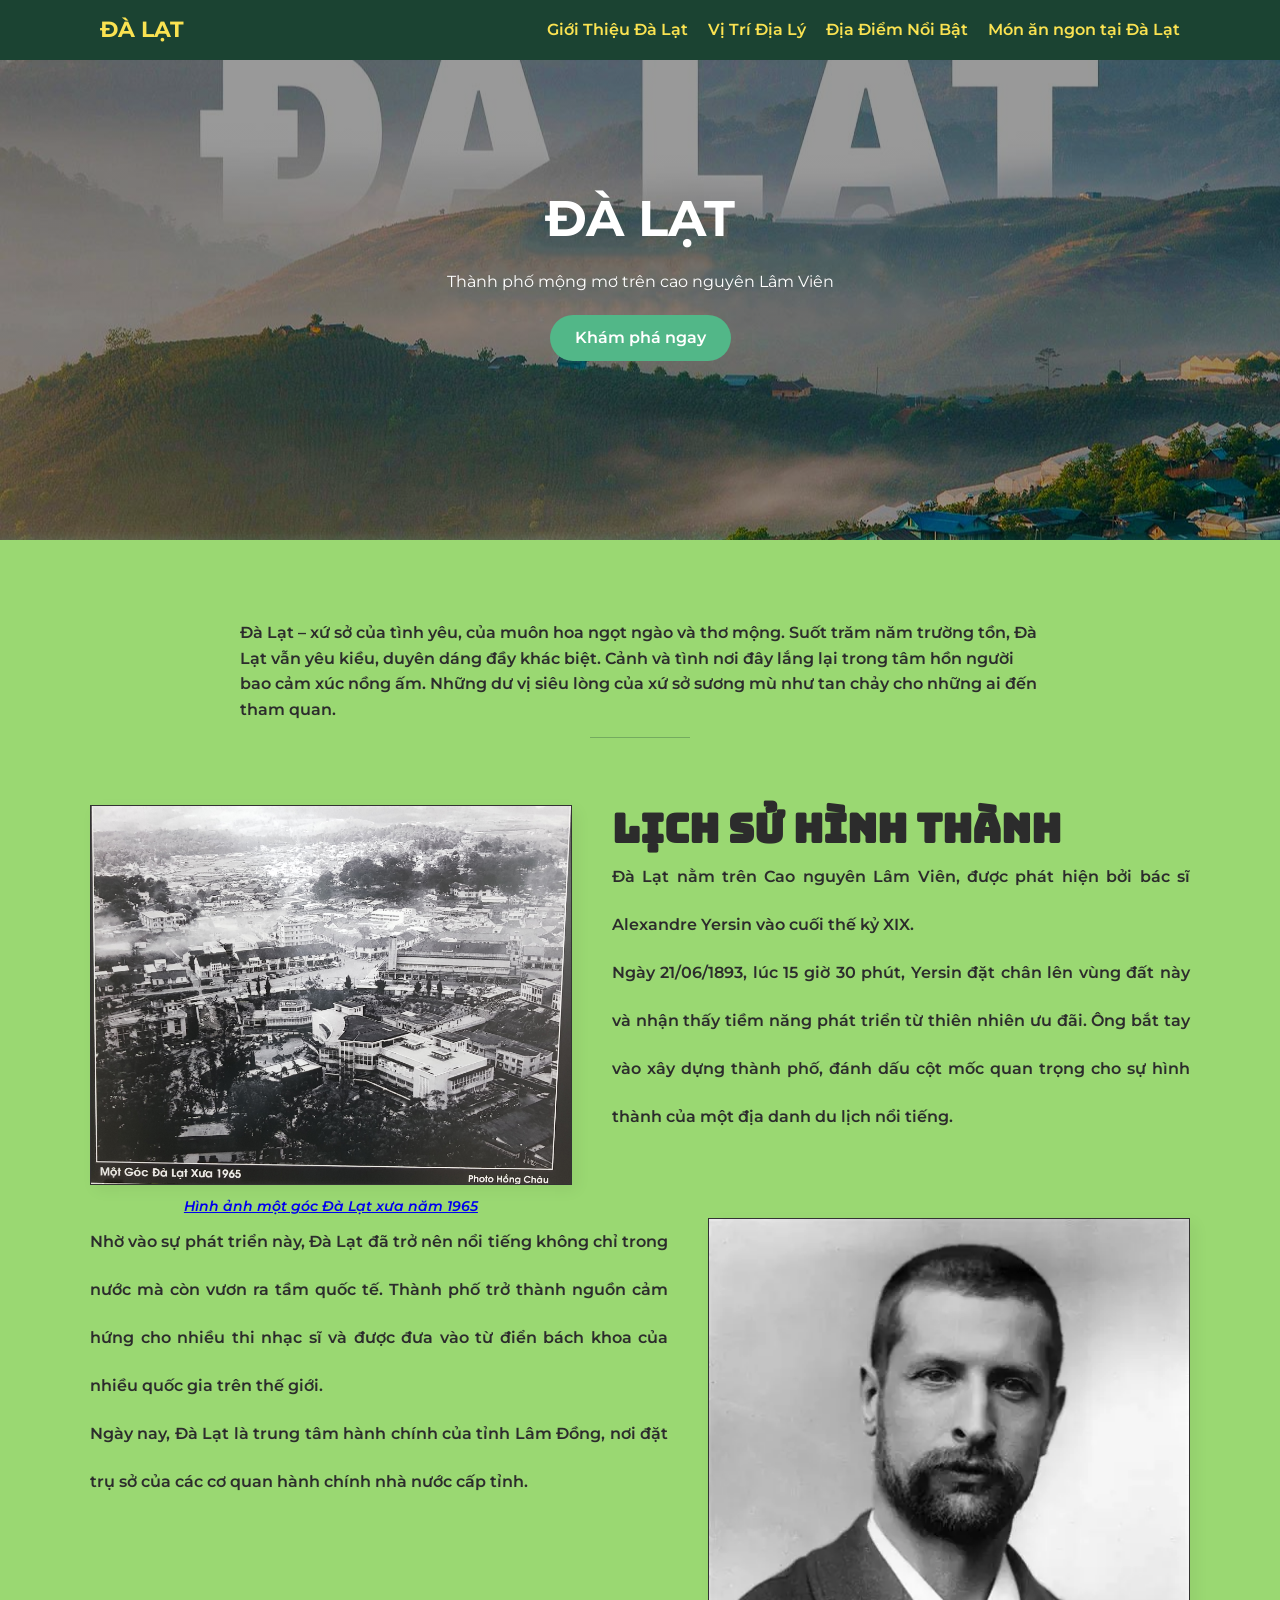
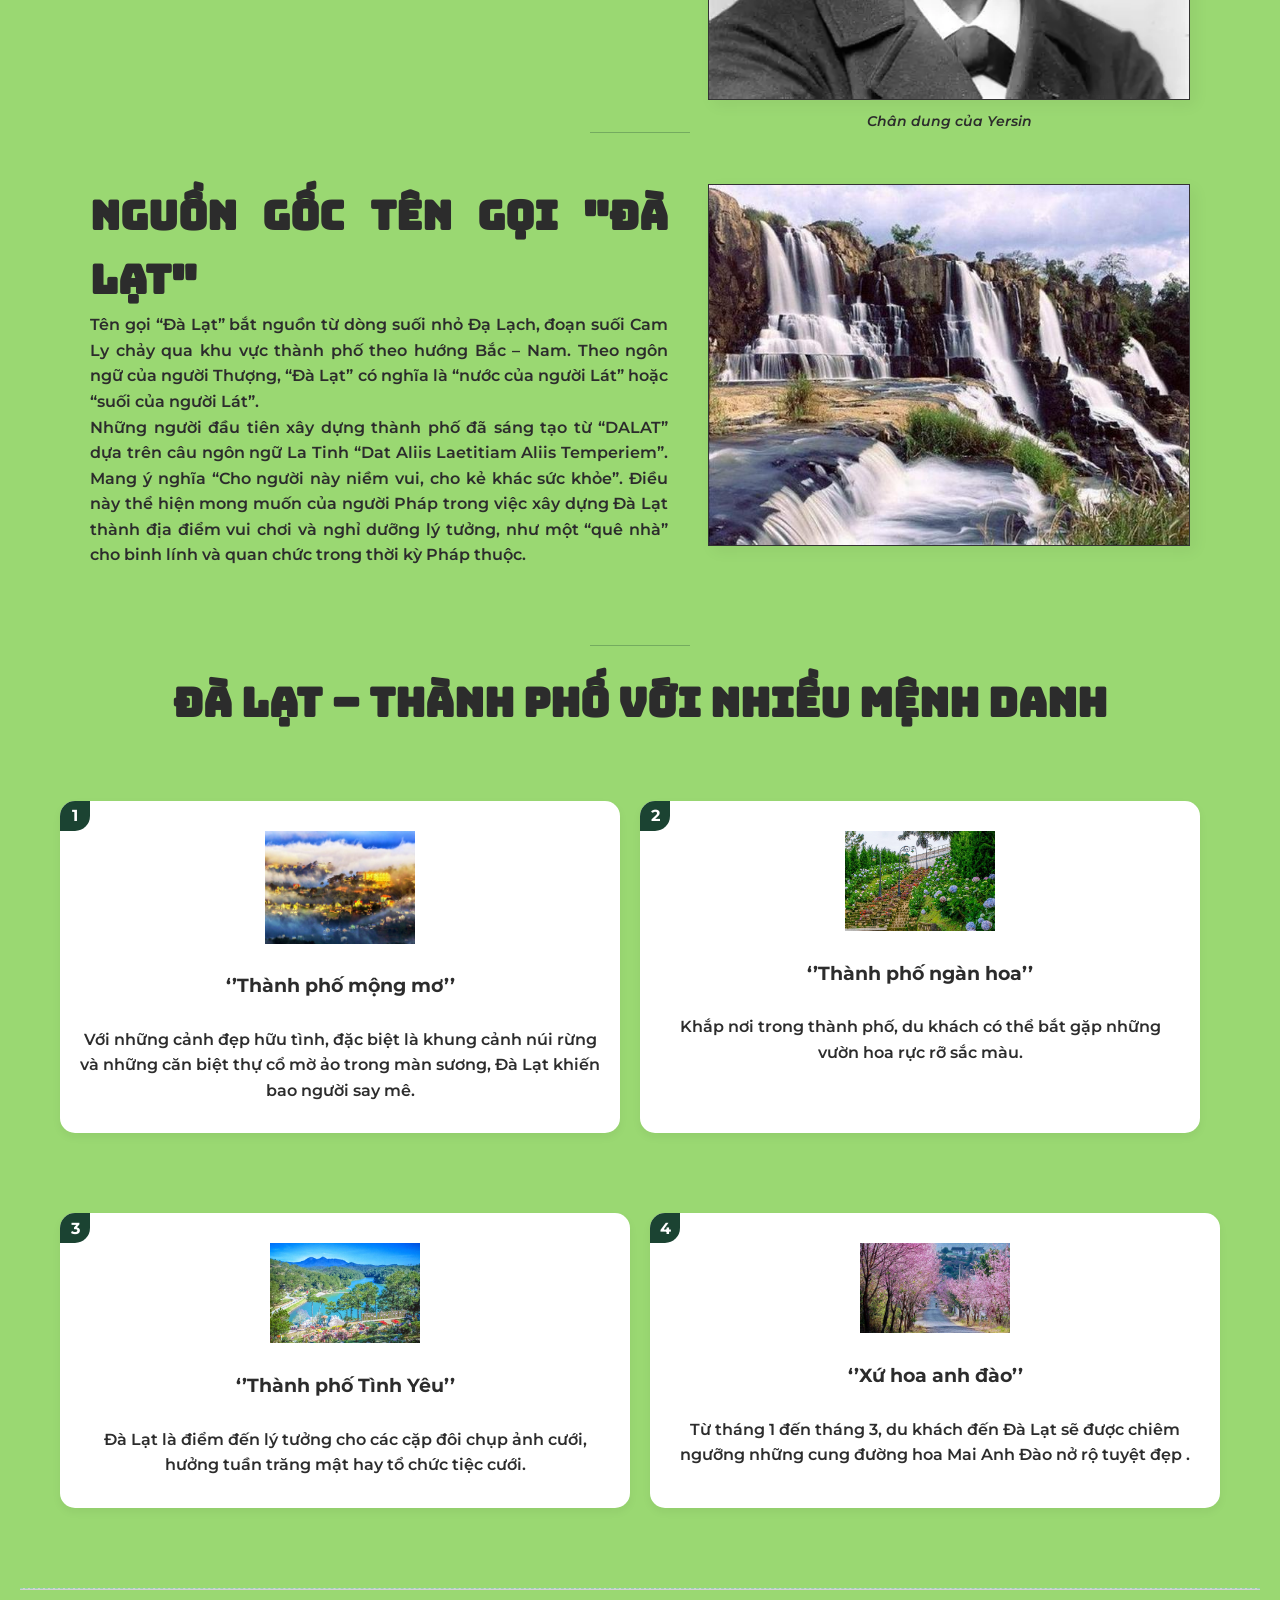
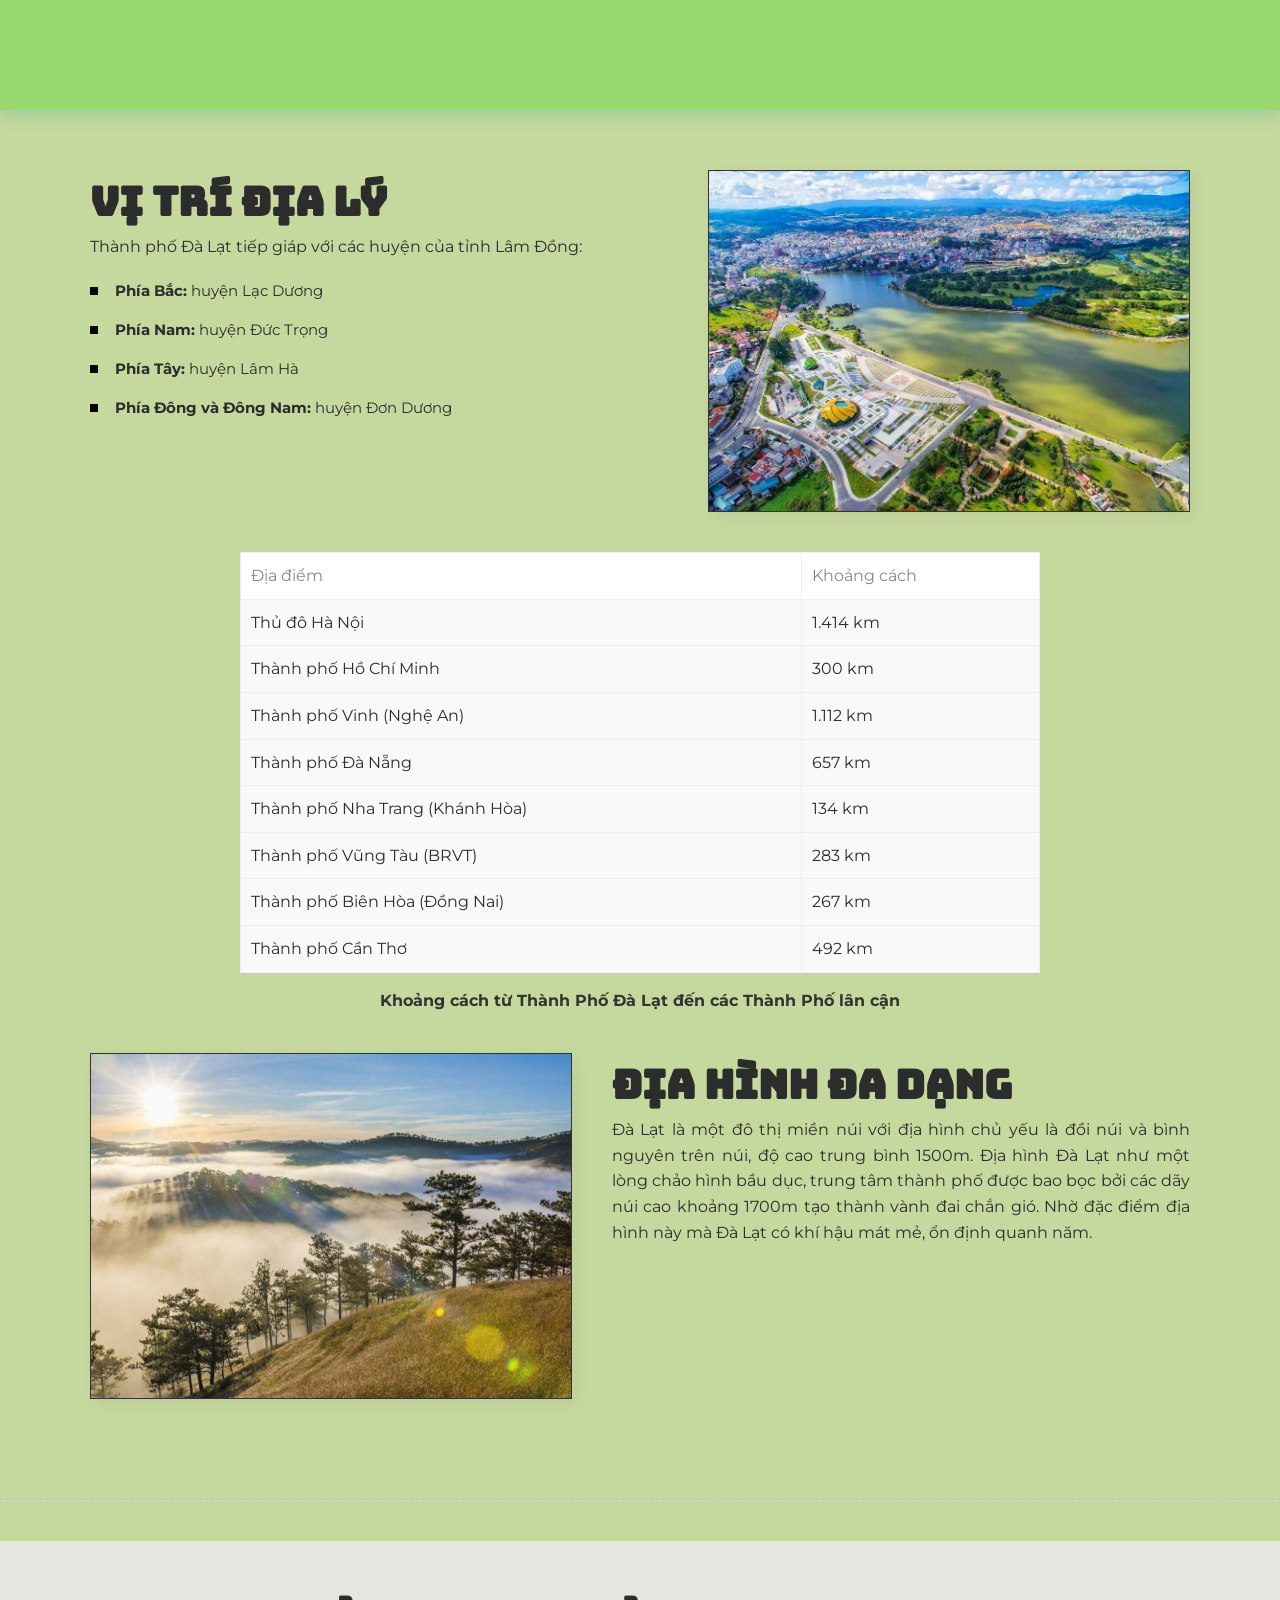
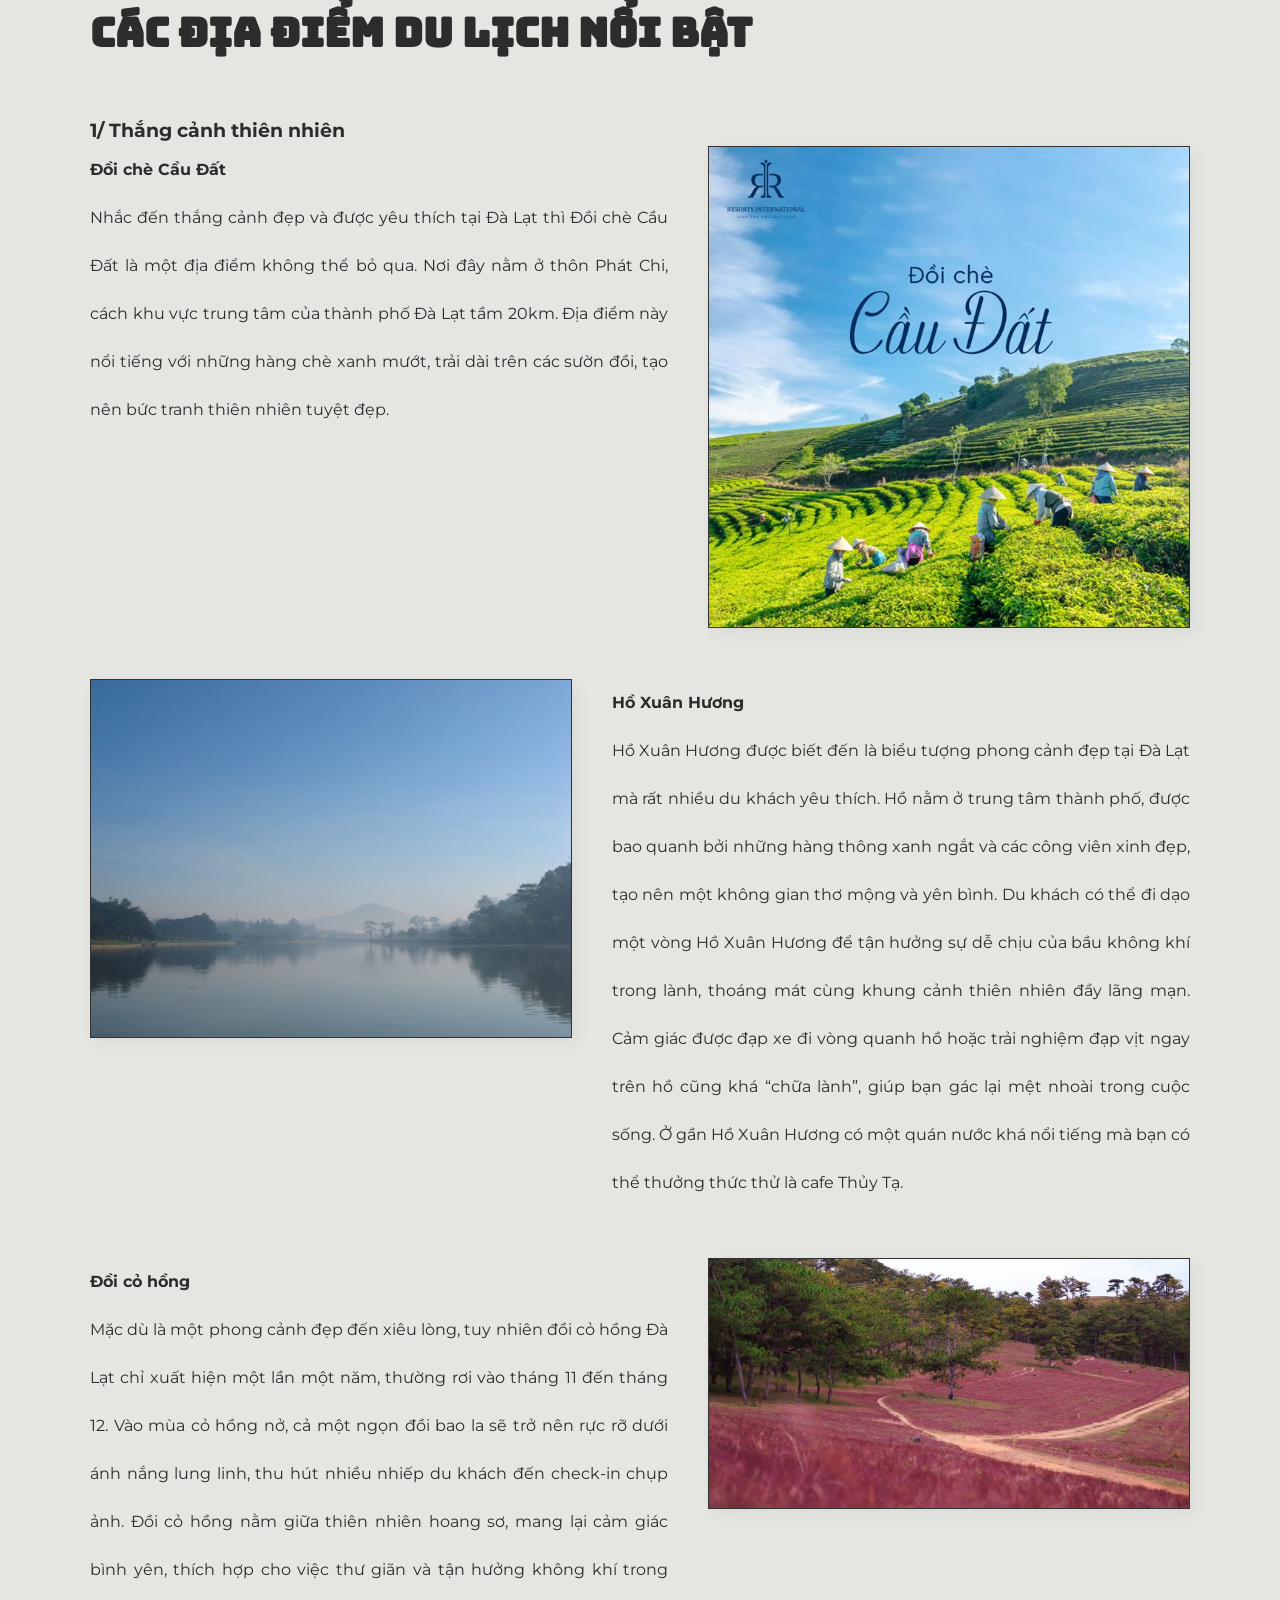
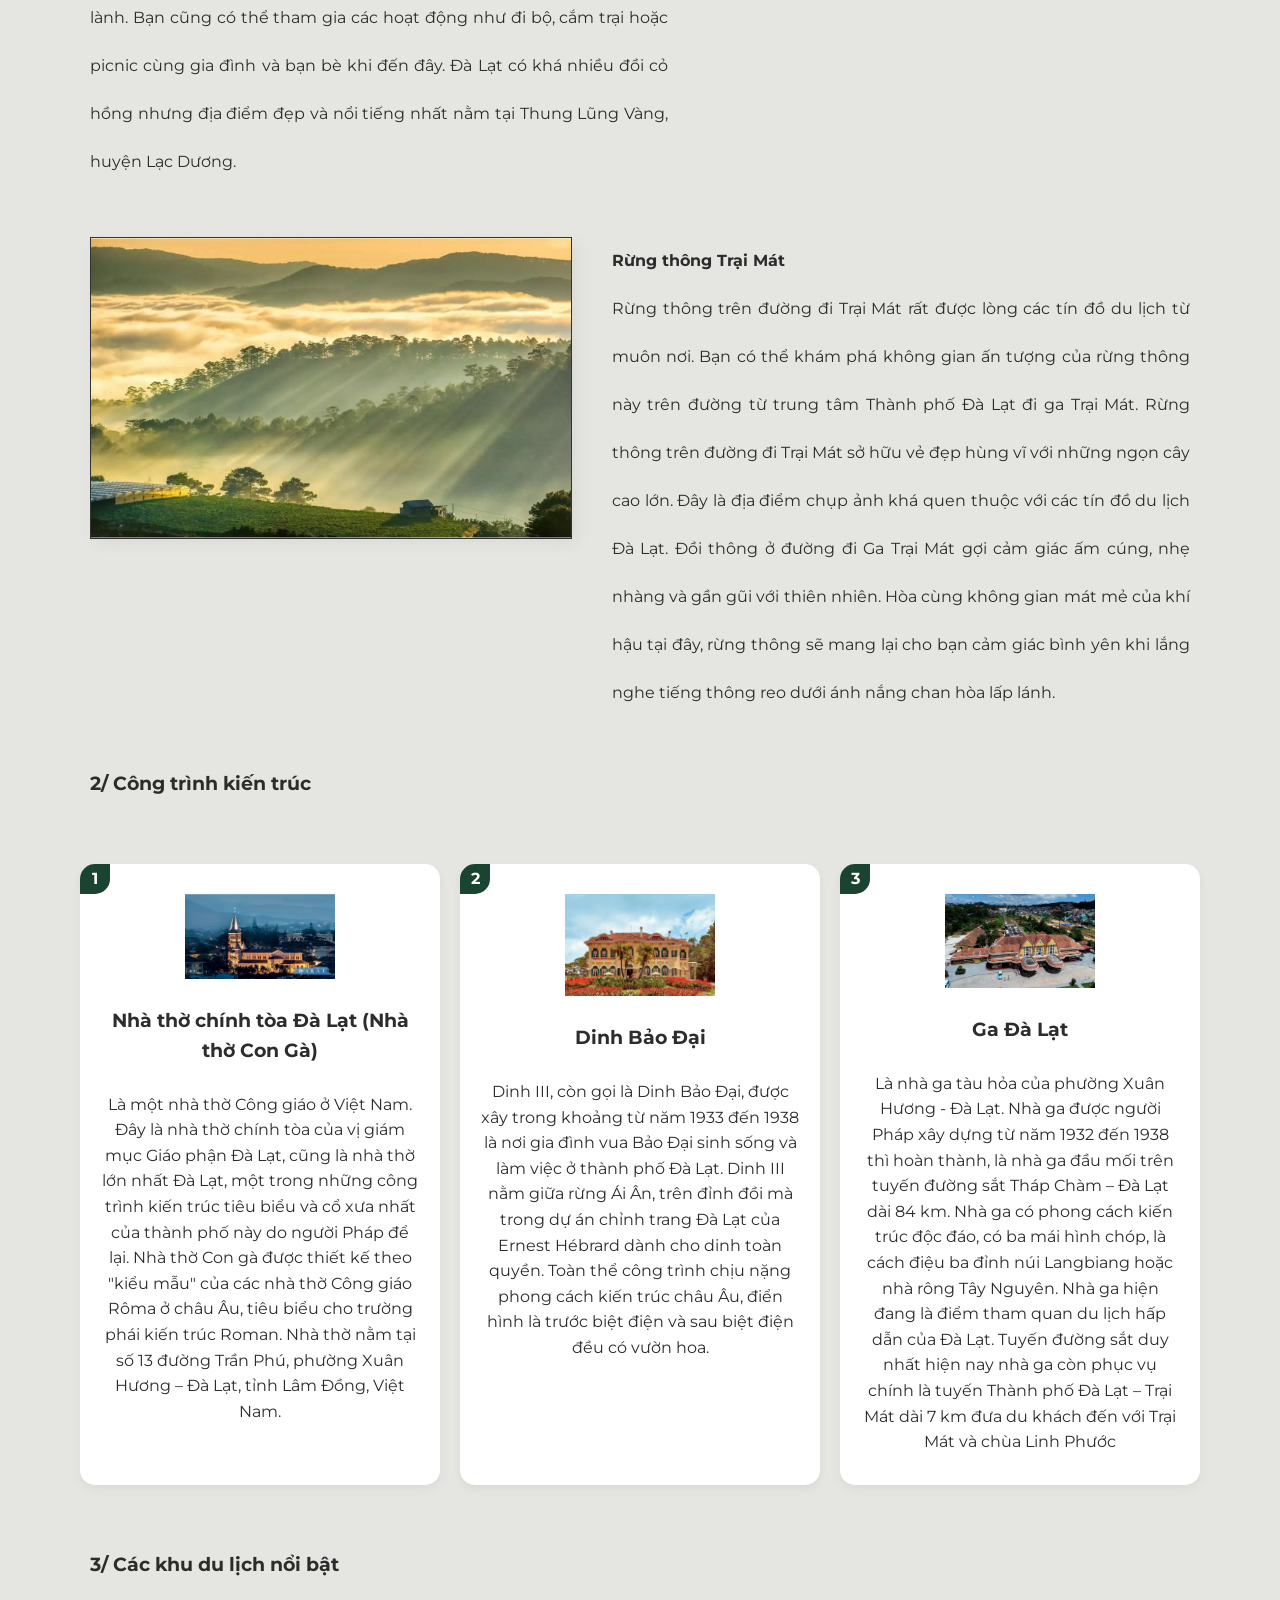
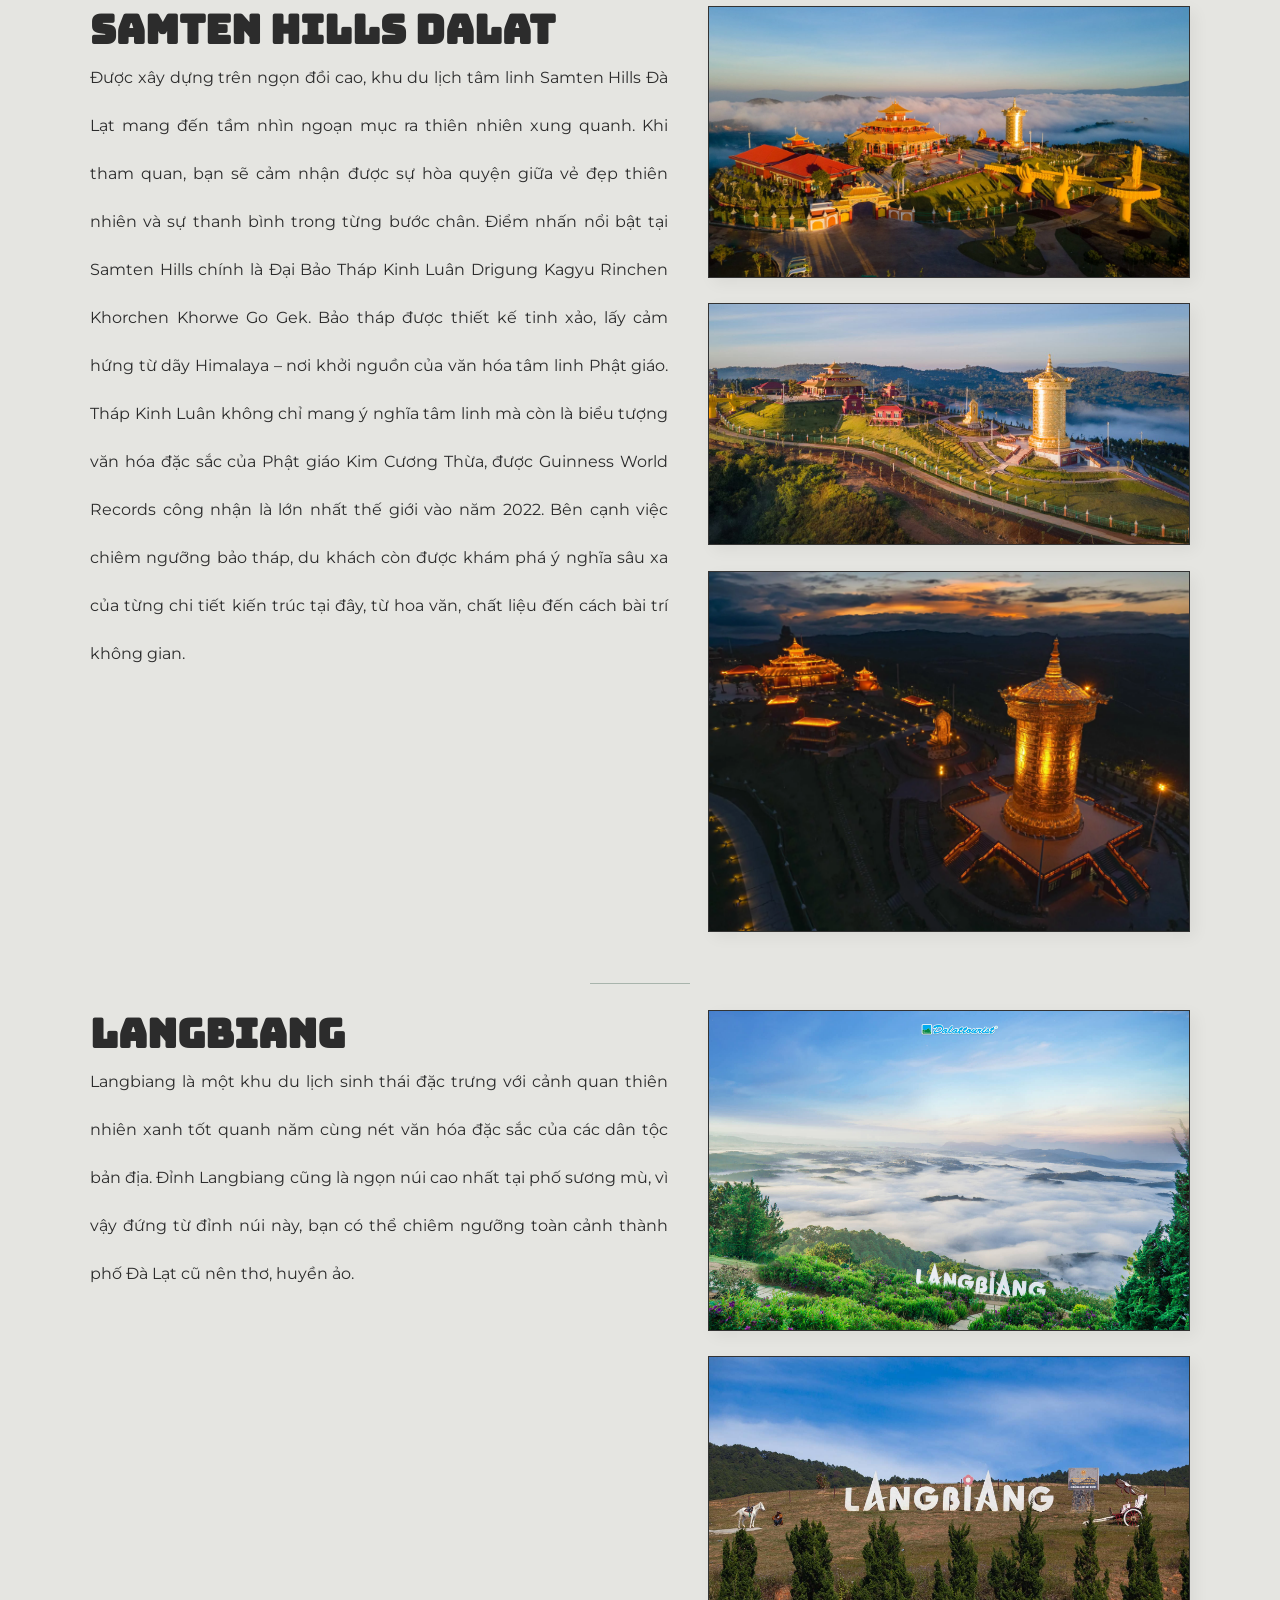
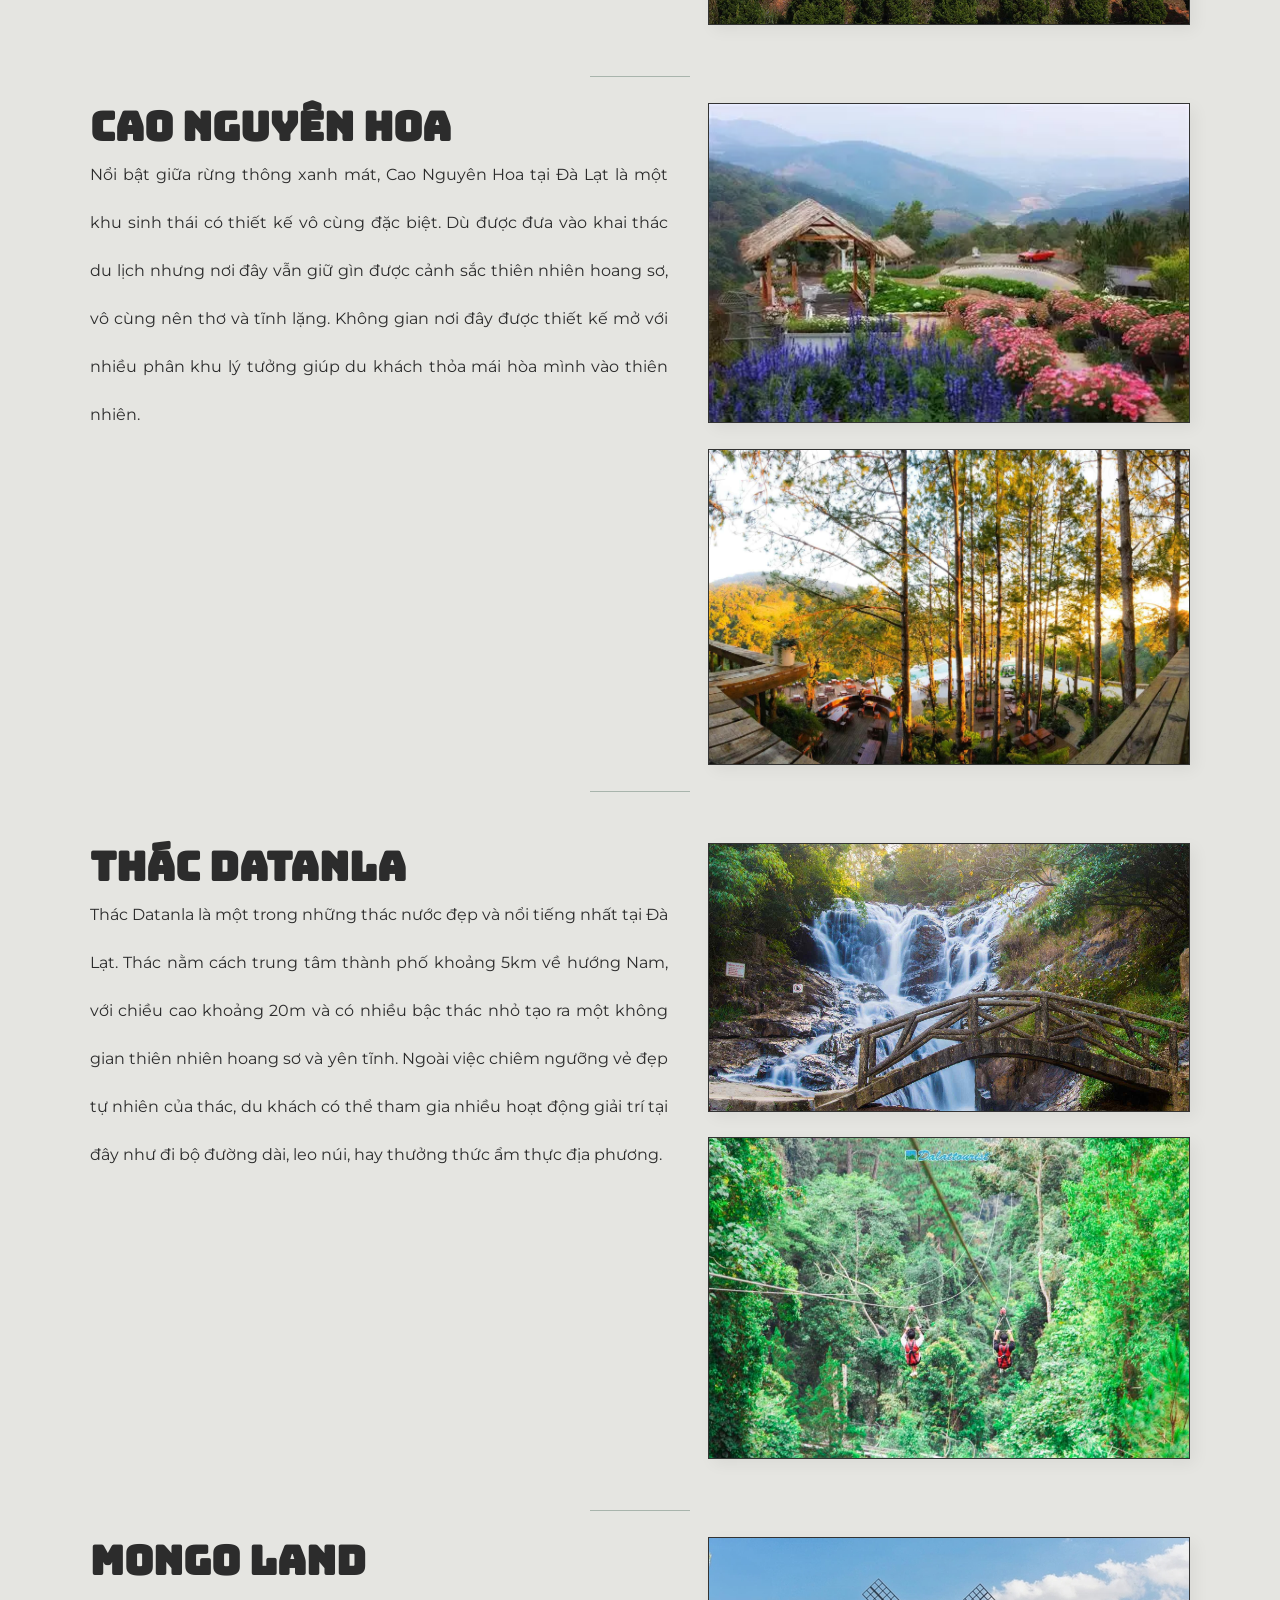
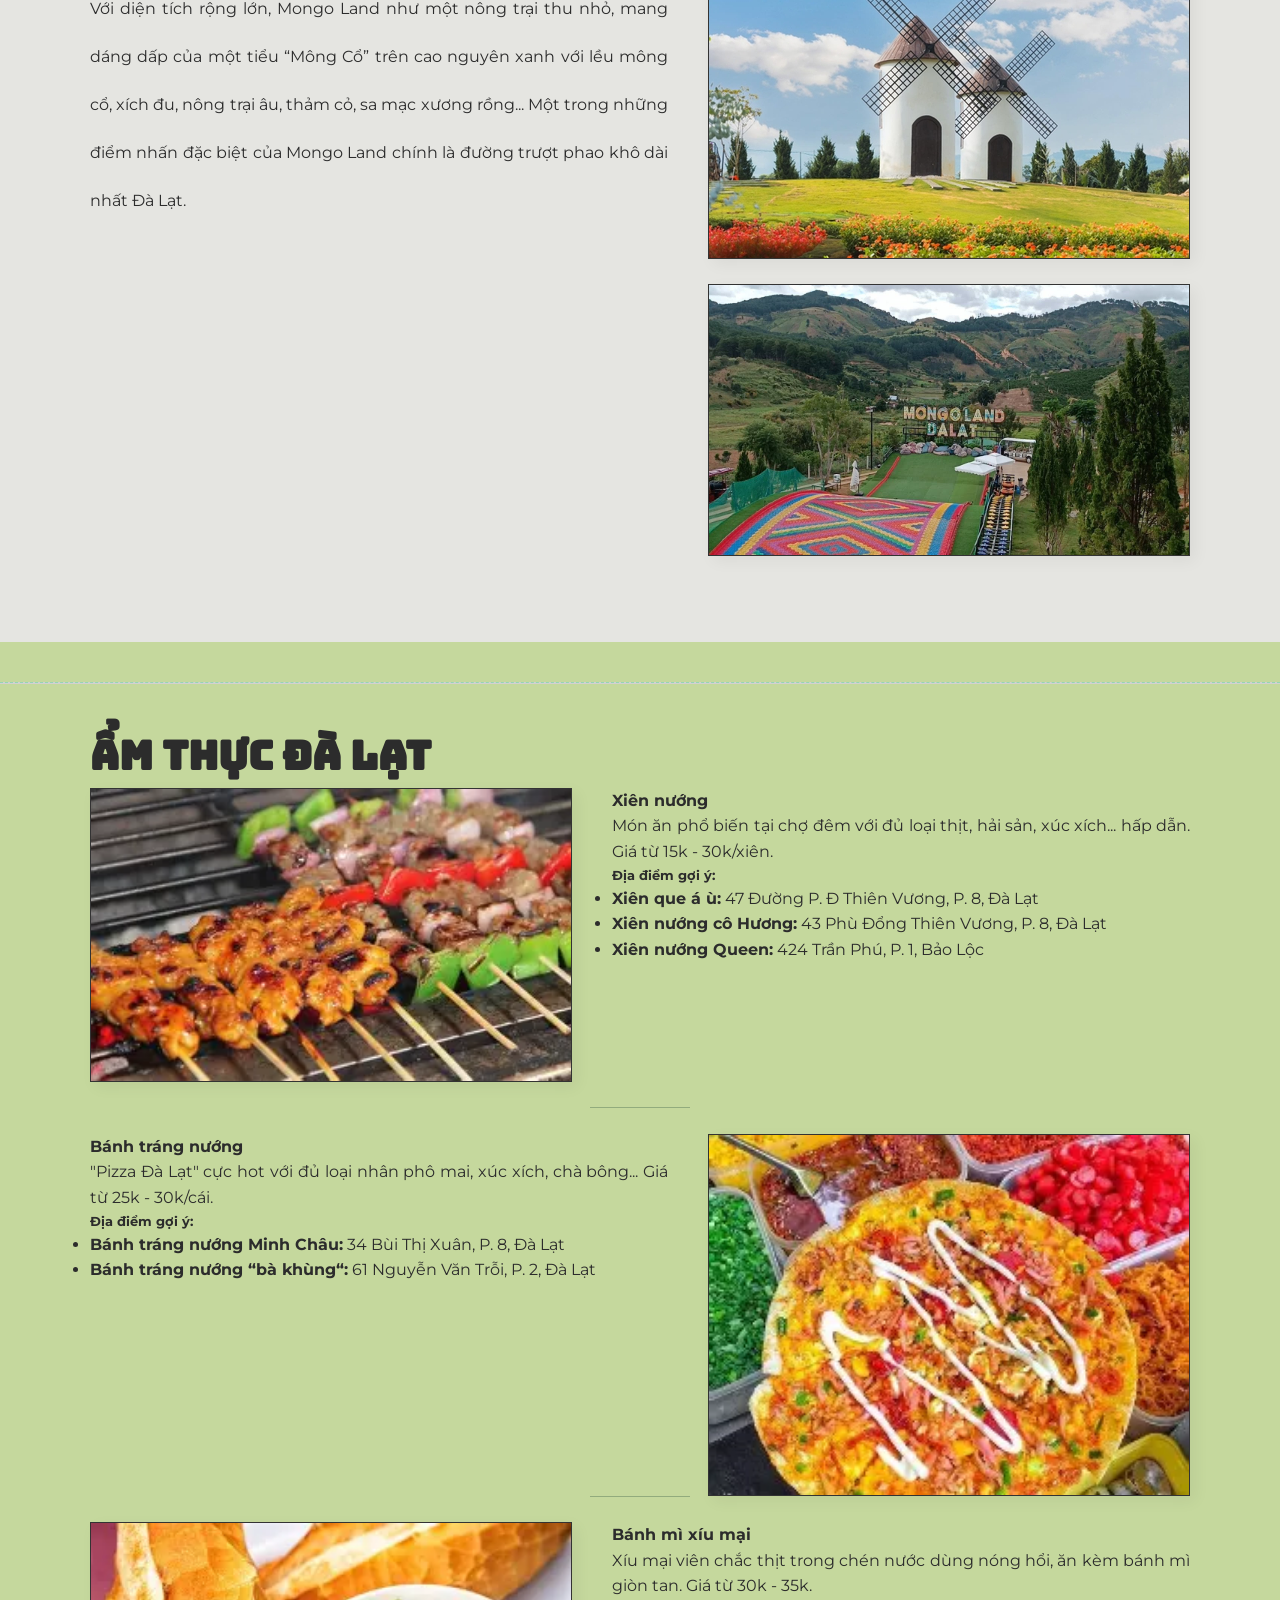
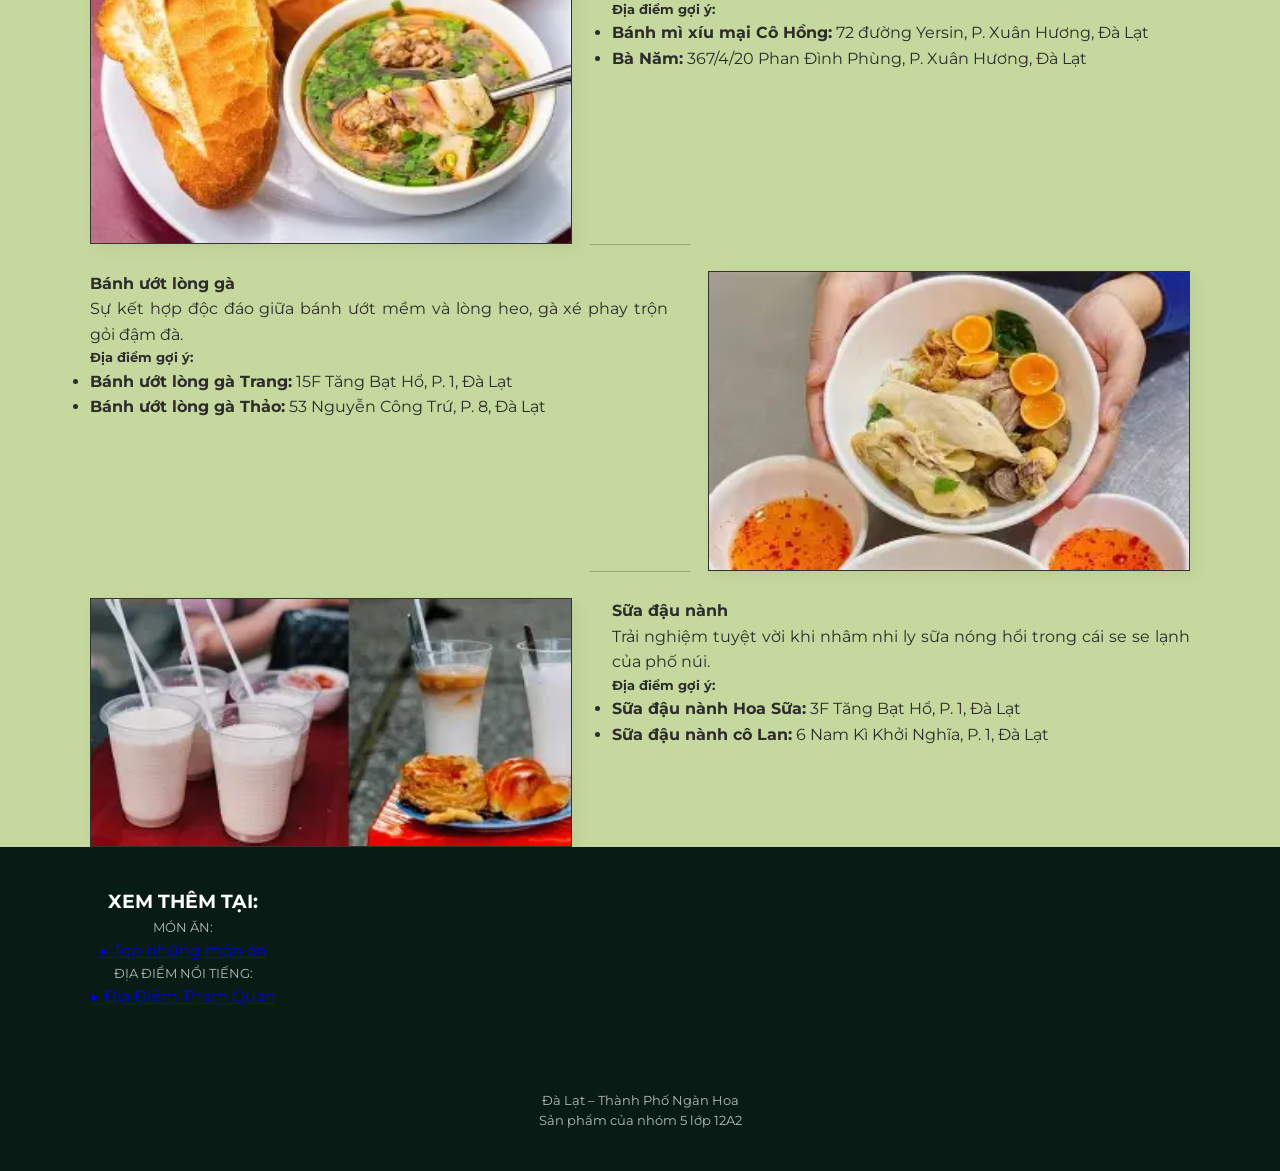
<file: index.html>
<!DOCTYPE html>
<html lang="vi">
<head>
  <meta charset="UTF-8">
  <meta name="viewport" content="width=device-width, initial-scale=1.0">
  <link href='https://fonts.googleapis.com/css?family=Montserrat' rel='stylesheet'>
  <link href="https://fonts.googleapis.com/css2?family=Bungee&display=swap" rel="stylesheet">
  <title>Đà Lạt cùng A2</title>
  <link rel="stylesheet" href="style.css">
</head>
<body>

  <nav>
    <div class="logo">ĐÀ LẠT</div>
    <ul>
      <li><a href="#gioi-thieu">Giới Thiệu Đà Lạt</a></li>
      <li><a href="#vi-tri">Vị Trí Địa Lý</a></li>
      <li><a href="#dia-diem">Địa Điểm Nổi Bật</a></li>
      <li><a href="#mon-an">Món ăn ngon tại Đà Lạt</a></li>
    </ul>
  </nav>

  <header class="banner">
    <h1>ĐÀ LẠT</h1>
    <p>Thành phố mộng mơ trên cao nguyên Lâm Viên</p>
    <a href="#gioi-thieu" class="btn-kham-pha">Khám phá ngay</a>
  </header>
  <!--Giới thiệu-->
  <section id="gioi-thieu" class="section-lich-su">
    <div class="container-trich-dan"> 
      <p>Đà Lạt – xứ sở của tình yêu, của muôn hoa ngọt ngào và thơ mộng. Suốt trăm năm
      trường tồn, Đà Lạt vẫn yêu kiều, duyên dáng đầy khác biệt. Cảnh và tình nơi đây lắng lại trong tâm hồn người bao cảm xúc nồng ấm. Những dư vị siêu lòng của xứ sở sương mù như tan chảy cho những ai đến tham quan.</p>
    <div class="line-deco"></div><br><br>
    </div>
    <div class="container">
      <div class="cot-anh">
        <img src="img/dalatxua.jpg" alt="Đà Lạt xưa 1965">
        <p class="chu-thich">
          <a href="https://thanhnien.vn/da-lat-xua-nhin-tren-cao-nhu-the-nao-185815294.htm">Hình ảnh một góc Đà Lạt xưa năm 1965</a>
        </p>
      </div>

      <div class="cot-chu dan-dong">
        <h2>LỊCH SỬ HÌNH THÀNH</h2>
        <p>Đà Lạt nằm trên Cao nguyên Lâm Viên, được phát hiện bởi bác sĩ Alexandre Yersin vào cuối thế kỷ XIX.</p>
        <p>Ngày 21/06/1893, lúc 15 giờ 30 phút, Yersin đặt chân lên vùng đất này và nhận thấy tiềm năng phát triển từ thiên nhiên ưu đãi. Ông bắt tay vào xây dựng thành phố, đánh dấu cột mốc quan trọng cho sự hình thành của một địa danh du lịch nổi tiếng.</p>
      </div>
    </div>
    <div class="container">
      <div class="cot-chu dan-dong">
        <p>Nhờ vào sự phát triển này, Đà Lạt đã trở nên nổi tiếng không chỉ trong nước mà còn vươn ra tầm quốc tế. Thành phố trở thành nguồn cảm hứng cho nhiều thi nhạc sĩ và được đưa vào từ điển bách khoa của nhiều quốc gia trên thế giới.</p>
        <p>Ngày nay, Đà Lạt là trung tâm hành chính của tỉnh Lâm Đồng, nơi đặt trụ sở của các cơ quan hành chính nhà nước cấp tỉnh.</p>
      </div>
      <div class="cot-anh">
        <img src="img/yersin.webp" alt="Chân dung của Yersin">
        <p class="chu-thich"> Chân dung của Yersin</p>
      </div>
  
    </div>
    <div class="container-trich-dan"><div class="line-deco"></div></div>
    <br><br>

    <div class="container">
      <div class="cot-chu">
        <h2>NGUỒN GỐC TÊN GỌI "ĐÀ LẠT"</h2>
        <p>Tên gọi “Đà Lạt” bắt nguồn từ dòng suối nhỏ Đạ Lạch, đoạn suối Cam Ly chảy qua khu vực thành phố theo hướng Bắc – Nam. Theo ngôn ngữ của người Thượng, “Đà Lạt” có nghĩa là “nước của người Lát” hoặc “suối của người Lát”.</p>
        <p>Những người đầu tiên xây dựng thành phố đã sáng tạo từ “DALAT” dựa trên câu ngôn ngữ La Tinh “Dat Aliis Laetitiam Aliis Temperiem”. Mang ý nghĩa “Cho người này niềm vui, cho kẻ khác sức khỏe”. Điều này thể hiện mong muốn của người Pháp trong việc xây dựng Đà Lạt thành địa điểm vui chơi và nghỉ dưỡng lý tưởng, như một “quê nhà” cho binh lính và quan chức trong thời kỳ Pháp thuộc.</p>
      </div>
      <div class="cot-anh">
        <img src="img/camly.jpg" alt="Thác Cam Ly">
      </div>
    </div>

    <br><br><br>
    <div class="container-trich-dan"><div class="line-deco"></div></div>
    <br>
      <h2 style="text-align: center">Đà Lạt – thành phố với nhiều mệnh danh</h2><br></div>
      <section class="danh-sach">
        <div class="the">
          <span class="so-thu-tu">1</span>
          <img src="img/thanhphomongmo.jpg" alt="Thành Phố Mộng Mơ">
          <h3>‘’Thành phố mộng mơ’’</h3><br>
          <p>Với những cảnh đẹp hữu tình, đặc biệt là khung cảnh núi rừng và những căn biệt thự cổ mờ ảo trong màn sương, Đà Lạt khiến bao người say mê.</p>  
        </div>
        <div class="the">
          <span class="so-thu-tu">2</span>
          <img src="img/thanhphonganhoa.jpg" alt="Thành Phố Ngàn Hoa">
          <h3>‘’Thành phố ngàn hoa’’</h3><br>
          <p>Khắp nơi trong thành phố, du khách có thể bắt gặp những vườn hoa rực rỡ sắc màu.</p>  
        </div><br>
      </section>
      <section class="danh-sach">
       <div class="the">
          <span class="so-thu-tu">3</span>
          <img src="img/thunglungtinhyeu.jpg" alt="Thành Phố Tình Yêu">
          <h3>‘’Thành phố Tình Yêu’’</h3><br>
          <p>Đà Lạt là điểm đến lý tưởng cho các cặp đôi chụp ảnh cưới, hưởng tuần trăng mật hay tổ chức tiệc cưới.</p>  
        </div>
        <div class="the">
          <span class="so-thu-tu">4</span>
          <img src="img/xusohoadao.jpg" alt="Xứ Sở Hoa Đào">
          <h3>‘’Xứ hoa anh đào’’</h3><br>
          <p>Từ tháng 1 đến tháng 3, du khách đến Đà Lạt sẽ được chiêm ngưỡng những cung đường hoa Mai Anh Đào nở rộ tuyệt đẹp .</p>  
        </div>
      </section>

    <div class="duong-ke"></div>
  </section>

  
  <!--Vị trí-->
  <section id="vi-tri" class="section-dia-ly">
  <div class="container">
    <div class="cot-chu">
      <h2>VỊ TRÍ ĐỊA LÝ</h2>
      <p>Thành phố Đà Lạt tiếp giáp với các huyện của tỉnh Lâm Đồng:</p>
      <ul class="danh-sach-vuong">
        <li><strong>Phía Bắc:</strong> huyện Lạc Dương</li>
        <li><strong>Phía Nam:</strong> huyện Đức Trọng</li>
        <li><strong>Phía Tây:</strong> huyện Lâm Hà</li>
        <li><strong>Phía Đông và Đông Nam:</strong> huyện Đơn Dương</li>
      </ul>
    </div>
    <div class="cot-anh">
      <img src="img/hoxuanhuong.jpg" alt="Vị trí Đà Lạt">
    </div>
  </div>


    <div class="container-bang">
      <table class="bang-khoang-cach">
        <thead>
          <tr>
            <th>Địa điểm</th>
            <th>Khoảng cách</th>
          </tr>
        </thead>
        <tbody>
          <tr><td>Thủ đô Hà Nội</td><td>1.414 km</td></tr>
          <tr><td>Thành phố Hồ Chí Minh</td><td>300 km</td></tr>
          <tr><td>Thành phố Vinh (Nghệ An)</td><td>1.112 km</td></tr>
          <tr><td>Thành phố Đà Nẵng</td><td>657 km</td></tr>
          <tr><td>Thành phố Nha Trang (Khánh Hòa)</td><td>134 km</td></tr>
          <tr><td>Thành phố Vũng Tàu (BRVT)</td><td>283 km</td></tr>
          <tr><td>Thành phố Biên Hòa (Đồng Nai)</td><td>267 km</td></tr>
          <tr><td>Thành phố Cần Thơ</td><td>492 km</td></tr>
        </tbody>
      </table>
      <p class="ghi-chu-bang">Khoảng cách từ Thành Phố Đà Lạt đến các Thành Phố lân cận</p>
    </div>

    <div class="container">
      <div class="cot-anh">
        <img src="img/diahinhdalat.jpg" alt="Địa hình Đà Lạt">
      </div>
      <div class="cot-chu">
        <h2>ĐỊA HÌNH ĐA DẠNG</h2>
        <p>Đà Lạt là một đô thị miền núi với địa hình chủ yếu là đồi núi và bình nguyên trên núi, độ cao trung bình 1500m. Địa hình Đà Lạt như một lòng chảo hình bầu dục, trung tâm thành phố được bao bọc bởi các dãy núi cao khoảng 1700m tạo thành vành đai chắn gió. Nhờ đặc điểm địa hình này mà Đà Lạt có khí hậu mát mẻ, ổn định quanh năm.</p>
      </div>
    </div>
  </section>
  <div class="duong-ke"></div>
  <!--Địa điểm-->
  <section id="dia-diem" class="section-dia-diem">
    <h2 class="container">CÁC ĐỊA ĐIỂM DU LỊCH NỔI BẬT</h2><br><br>
    <h3 class="container">1/ Thắng cảnh thiên nhiên</h3>
      <div class="container">
        <div class="cot-chu dan-dong">
          <h4>Đồi chè Cầu Đất</h4>
          <p>Nhắc đến thắng cảnh đẹp và được yêu thích tại Đà Lạt thì Đồi chè Cầu Đất là một địa điểm không thể bỏ qua. Nơi đây nằm ở thôn Phát Chi, cách khu vực trung tâm của thành phố Đà Lạt tầm 20km. Địa điểm này nổi tiếng với những hàng chè xanh mướt, trải dài trên các sườn đồi, tạo nên bức tranh thiên nhiên tuyệt đẹp.</p>

        </div>
        <div class="cot-anh">
          <img src="img/doichecaudat.jpg" alt="Đồi chè Cầu Đất" width="50%">
        </div>
      </div>
      <br><br>

      <div class="container">
        <div class="cot-anh">
          <img src="img/xuanhuong.jpeg" alt="Hồ Xuân Hương" width="50%">
        </div>
        <div class="cot-chu dan-dong">
          <h4>Hồ Xuân Hương</h4>
          <p>Hồ Xuân Hương được biết đến là biểu tượng phong cảnh đẹp tại Đà Lạt mà rất nhiều du khách yêu thích. Hồ nằm ở trung tâm thành phố, được bao quanh bởi những hàng thông xanh ngắt và các công viên xinh đẹp, tạo nên một không gian thơ mộng và yên bình.
Du khách có thể đi dạo một vòng Hồ Xuân Hương để tận hưởng sự dễ chịu của bầu không khí trong lành, thoáng mát cùng khung cảnh thiên nhiên đầy lãng mạn. Cảm giác được đạp xe đi vòng quanh hồ hoặc trải nghiệm đạp vịt ngay trên hồ cũng khá “chữa lành”, giúp bạn gác lại mệt nhoài trong cuộc sống. Ở gần Hồ Xuân Hương có một quán nước khá nổi tiếng mà bạn có thể thưởng thức thử là cafe Thủy Tạ.
</p>

        </div>
        
      </div>

      <br><br>
      <div class="container">
        <div class="cot-chu dan-dong">
          <h4>Đồi cỏ hồng</h4>
          <p>Mặc dù là một phong cảnh đẹp đến xiêu lòng, tuy nhiên đồi cỏ hồng Đà Lạt chỉ xuất hiện một lần một năm, thường rơi vào tháng 11 đến tháng 12. Vào mùa cỏ hồng nở, cả một ngọn đồi bao la sẽ trở nên rực rỡ dưới ánh nắng lung linh, thu hút nhiều nhiếp du khách đến check-in chụp ảnh.
Đồi cỏ hồng nằm giữa thiên nhiên hoang sơ, mang lại cảm giác bình yên, thích hợp cho việc thư giãn và tận hưởng không khí trong lành. Bạn cũng có thể tham gia các hoạt động như đi bộ, cắm trại hoặc picnic cùng gia đình và bạn bè khi đến đây. Đà Lạt có khá nhiều đồi cỏ hồng nhưng địa điểm đẹp và nổi tiếng nhất nằm tại Thung Lũng Vàng, huyện Lạc Dương.
</p>

        </div>
        <div class="cot-anh">
          <img src="img/doicohong.jpg" alt="Đồi cỏ hồng">
        </div>
      </div>

      <br><br>
      <div class="container">
        <div class="cot-anh">
          <img src="img/rungthong.jpg" alt="Rừng thông" width="50%">
        </div>
        <div class="cot-chu dan-dong">
          <h4>Rừng thông Trại Mát</h4>
          <p>Rừng thông trên đường đi Trại Mát rất được lòng các tín đồ du lịch từ muôn nơi. Bạn có thể khám phá không gian ấn tượng của rừng thông này trên đường từ trung tâm Thành phố Đà Lạt đi ga Trại Mát. 
Rừng thông trên đường đi Trại Mát sở hữu vẻ đẹp hùng vĩ với những ngọn cây cao lớn. Đây là địa điểm chụp ảnh khá quen thuộc với các tín đồ du lịch Đà Lạt. Đồi thông ở đường đi Ga Trại Mát gợi cảm giác ấm cúng, nhẹ nhàng và gần gũi với thiên nhiên. Hòa cùng không gian mát mẻ của khí hậu tại đây, rừng thông sẽ mang lại cho bạn cảm giác bình yên khi lắng nghe tiếng thông reo dưới ánh nắng chan hòa lấp lánh. 
        </p>

        </div>
      </div><br><br>
      <h3 class="container">2/ Công trình kiến trúc</h3><br>
      <section class="danh-sach">
      <div class="the">
        <span class="so-thu-tu">1</span>
        <img src="img/nhathoconga.jpg" alt="Nhà thờ chính tòa">
        <h3>Nhà thờ chính tòa Đà Lạt (Nhà thờ Con Gà)</h3><br>
        <p>Là một nhà thờ Công giáo ở Việt Nam. Đây là nhà thờ chính tòa của vị giám mục Giáo phận Đà Lạt, cũng là nhà thờ lớn nhất Đà Lạt, một trong những công trình kiến trúc tiêu biểu và cổ xưa nhất của thành phố này do người Pháp để lại. Nhà thờ Con gà được thiết kế theo "kiểu mẫu" của các nhà thờ Công giáo Rôma ở châu Âu, tiêu biểu cho trường phái kiến trúc Roman. Nhà thờ nằm tại số 13 đường Trần Phú, phường Xuân Hương – Đà Lạt, tỉnh Lâm Đồng, Việt Nam.</p>  
      </div>
      <div class="the">
        <span class="so-thu-tu">2</span>
        <img src="img/dinhbaodai.jpg" alt="Dinh Bảo Đại">
        <h3>Dinh Bảo Đại</h3><br>
        <p>Dinh III, còn gọi là Dinh Bảo Đại, được xây trong khoảng từ năm 1933 đến 1938 là nơi gia đình vua Bảo Đại sinh sống và làm việc ở thành phố Đà Lạt. Dinh III nằm giữa rừng Ái Ân, trên đỉnh đồi mà trong dự án chỉnh trang Đà Lạt của Ernest Hébrard dành cho dinh toàn quyền. Toàn thể công trình chịu nặng phong cách kiến trúc châu Âu, điển hình là trước biệt điện và sau biệt điện đều có vườn hoa.</p>  
      </div>
      <div class="the">
        <span class="so-thu-tu">3</span>
        <img src="img/gadalat.jpg" alt="Ga Đà Lạt">
        <h3>Ga Đà Lạt</h3><br>
        <p>Là nhà ga tàu hỏa của phường Xuân Hương - Đà Lạt. Nhà ga được người Pháp xây dựng từ năm 1932 đến 1938 thì hoàn thành, là nhà ga đầu mối trên tuyến đường sắt Tháp Chàm – Đà Lạt dài 84 km. Nhà ga có phong cách kiến trúc độc đáo, có ba mái hình chóp, là cách điệu ba đỉnh núi Langbiang hoặc nhà rông Tây Nguyên. Nhà ga hiện đang là điểm tham quan du lịch hấp dẫn của Đà Lạt. Tuyến đường sắt duy nhất hiện nay nhà ga còn phục vụ chính là tuyến Thành phố Đà Lạt – Trại Mát dài 7 km đưa du khách đến với Trại Mát và chùa Linh Phước</p>  
      </div>
    </section>
    <br>
    <h3 class="container">3/ Các khu du lịch nổi bật</h3><br>
    <div class="container">
      <div class="cot-chu dan-dong">
        <h2>Samten Hills Dalat</h2>
        <p>Được xây dựng trên ngọn đồi cao, khu du lịch tâm linh Samten Hills Đà Lạt mang đến tầm nhìn ngoạn mục ra thiên nhiên xung quanh. Khi tham quan, bạn sẽ cảm nhận được sự hòa quyện giữa vẻ đẹp thiên nhiên và sự thanh bình trong từng bước chân. Điểm nhấn nổi bật tại Samten Hills chính là Đại Bảo Tháp Kinh Luân Drigung Kagyu Rinchen Khorchen Khorwe Go Gek. Bảo tháp được thiết kế tinh xảo, lấy cảm hứng từ dãy Himalaya – nơi khởi nguồn của văn hóa tâm linh Phật giáo. Tháp Kinh Luân không chỉ mang ý nghĩa tâm linh mà còn là biểu tượng văn hóa đặc sắc của Phật giáo Kim Cương Thừa, được Guinness World Records công nhận là lớn nhất thế giới vào năm 2022. Bên cạnh việc chiêm ngưỡng bảo tháp, du khách còn được khám phá ý nghĩa sâu xa của từng chi tiết kiến trúc tại đây, từ hoa văn, chất liệu đến cách bài trí không gian.
        </p>
      </div>
      <div class="cot-anh">
            <img src="img/samhills1.webp"><br>
            <img src="img/samhills2.jpg"><br>
            <img src="img/samhills2.webp"><br>
      </div>
    </div>
    <br>
    <div class="container-trich-dan"><div class="line-deco"></div></div><br>
      <div class="container">
      <div class="cot-chu dan-dong">
        <h2>Langbiang</h2>
        <p>Langbiang là một khu du lịch sinh thái đặc trưng với cảnh quan thiên nhiên xanh tốt quanh năm cùng nét văn hóa đặc sắc của các dân tộc bản địa. Đỉnh Langbiang cũng là ngọn núi cao nhất tại phố sương mù, vì vậy đứng từ đỉnh núi này, bạn có thể chiêm ngưỡng toàn cảnh thành phố Đà Lạt cũ nên thơ, huyền ảo.

        </p>
      </div>
      <div class="cot-anh">
            <img src="img/langbiang1.jpg"><br>
            <img src="img/langbiang2.jfif"><br>
      </div>
    </div><br>
    <div class="container-trich-dan"><div class="line-deco"></div></div><br>
    <div class="container">
    <div class="cot-chu dan-dong">
        <h2>Cao Nguyên Hoa</h2>
        <p>Nổi bật giữa rừng thông xanh mát, Cao Nguyên Hoa tại Đà Lạt là một khu sinh thái có thiết kế vô cùng đặc biệt. Dù được đưa vào khai thác du lịch nhưng nơi đây vẫn giữ gìn được cảnh sắc thiên nhiên hoang sơ, vô cùng nên thơ và tĩnh lặng. Không gian nơi đây được thiết kế mở với nhiều phân khu lý tưởng giúp du khách thỏa mái hòa mình vào thiên nhiên.
        </p>
      </div>
      <div class="cot-anh">
            <img src="img/cnh1.webp"><br>
            <img src="img/cnh2.jpg"><br>
      </div>
    </div>
     <div class="container-trich-dan"><div class="line-deco"></div></div><br>
    <br>
    <div class="container">
      <div class="cot-chu dan-dong">
        <h2>Thác Datanla</h2>
        <p>Thác Datanla là một trong những thác nước đẹp và nổi tiếng nhất tại Đà Lạt. Thác nằm cách trung tâm thành phố khoảng 5km về hướng Nam, với chiều cao khoảng 20m và có nhiều bậc thác nhỏ tạo ra một không gian thiên nhiên hoang sơ và yên tĩnh. Ngoài việc chiêm ngưỡng vẻ đẹp tự nhiên của thác, du khách có thể tham gia nhiều hoạt động giải trí tại đây như đi bộ đường dài, leo núi, hay thưởng thức ẩm thực địa phương.

        </p>
      </div>
      <div class="cot-anh">
            <img src="img/datanla.jpg"><br>
            <img src="img/datanla1.jpg"><br>
      </div>
    </div><br>
    <div class="container-trich-dan"><div class="line-deco"></div></div><br>
    <div class="container">
      <div class="cot-chu dan-dong">
        <h2>Mongo Land</h2>
        <p>Với diện tích rộng lớn, Mongo Land như một nông trại thu nhỏ, mang dáng dấp của một tiểu “Mông Cổ” trên cao nguyên xanh với lều mông cổ, xích đu, nông trại âu, thảm cỏ, sa mạc xương rồng... Một trong những điểm nhấn đặc biệt của Mongo Land chính là đường trượt phao khô dài nhất Đà Lạt. 


        </p>
      </div>
      <div class="cot-anh">
            <img src="img/mongoland1.jpg"><br>
            <img src="img/mongoland2.jpg"><br>
      </div>
    </div>
  </section>


  <div class="duong-ke"></div>
  <section id="mon-an" class="section-mon-an">
  <div class="container"><h2 >ẨM THỰC ĐÀ LẠT</h2><br></div>
    
   
      <div class="container">
        <div class="cot-anh"><img src="img/xiennuong.webp" alt="Xiên nướng"></div>
        <div class="cot-chu">
          <h4>Xiên nướng</h4>
          <p>Món ăn phổ biến tại chợ đêm với đủ loại thịt, hải sản, xúc xích... hấp dẫn. Giá từ 15k - 30k/xiên.</p>
          <div>
            <h5>Địa điểm gợi ý:</h5>
            <ul>
              <li><strong>Xiên que á ù:</strong> 47 Đường P. Đ Thiên Vương, P. 8, Đà Lạt</li>
              <li><strong>Xiên nướng cô Hương:</strong> 43 Phù Đổng Thiên Vương, P. 8, Đà Lạt</li>
              <li><strong>Xiên nướng Queen:</strong> 424 Trần Phú, P. 1, Bảo Lộc</li>
            </ul>
          </div>
        </div>
      </div><br>
        <div class="container-trich-dan"><div class="line-deco"></div></div><br>
      <div class="container">
          <div class="cot-chu">
          <h4>Bánh tráng nướng</h4>
          <p>"Pizza Đà Lạt" cực hot với đủ loại nhân phô mai, xúc xích, chà bông... Giá từ 25k - 30k/cái.</p>
          <div>
            <h5>Địa điểm gợi ý:</h5>
            <ul>
              <li><strong>Bánh tráng nướng Minh Châu:</strong> 34 Bùi Thị Xuân, P. 8, Đà Lạt</li>
              <li><strong>Bánh tráng nướng “bà khùng“:</strong> 61 Nguyễn Văn Trỗi, P. 2, Đà Lạt</li>
            </ul>
          </div>
        </div>
        <div class="cot-anh"><img src="img/banhtrangnuong.webp" alt="Bánh tráng nướng"></div>
      </div>
      <div class="container-trich-dan"><div class="line-deco"></div></div><br>
      <div class="container">
        <div class="cot-anh"><img src="img/xiumai.webp" alt="Bánh mì xíu mại"></div>
        <div class="cot-chu">
          <h4>Bánh mì xíu mại</h4>
          <p>Xíu mại viên chắc thịt trong chén nước dùng nóng hổi, ăn kèm bánh mì giòn tan. Giá từ 30k - 35k.</p>
          <div>
            <h5>Địa điểm gợi ý:</h5>
            <ul>
              <li><strong>Bánh mì xíu mại Cô Hồng:</strong> 72 đường Yersin, P. Xuân Hương, Đà Lạt</li>
              <li><strong>Bà Năm:</strong> 367/4/20 Phan Đình Phùng, P. Xuân Hương, Đà Lạt</li>
            </ul>
          </div>
        </div>
      </div>
        <div class="container-trich-dan"><div class="line-deco"></div></div><br>
      <div class="container">
        <div class="cot-chu">
          <h4>Bánh ướt lòng gà</h4>
          <p>Sự kết hợp độc đáo giữa bánh ướt mềm và lòng heo, gà xé phay trộn gỏi đậm đà.</p>
          <div>
            <h5>Địa điểm gợi ý:</h5>
            <ul>
              <li><strong>Bánh ướt lòng gà Trang:</strong> 15F Tăng Bạt Hổ, P. 1, Đà Lạt</li>
              <li><strong>Bánh ướt lòng gà Thảo:</strong> 53 Nguyễn Công Trứ, P. 8, Đà Lạt</li>
            </ul>
          </div>
        </div>
        <div class="cot-anh"><img src="img/banhuot.webp" alt="Bánh ướt lòng gà"></div>
      </div>
        <div class="container-trich-dan"><div class="line-deco"></div></div><br>
      <div class="container">
        <div class="cot-anh"><img src="img/suadaunanh.webp" alt="Sữa đậu nành"></div>
        <div class="cot-chu">
          <h4>Sữa đậu nành</h4>
          <p>Trải nghiệm tuyệt vời khi nhâm nhi ly sữa nóng hổi trong cái se se lạnh của phố núi.</p>
          <div>
            <h5>Địa điểm gợi ý:</h5>
            <ul>
              <li><strong>Sữa đậu nành Hoa Sữa:</strong> 3F Tăng Bạt Hổ, P. 1, Đà Lạt</li>
              <li><strong>Sữa đậu nành cô Lan:</strong> 6 Nam Kì Khởi Nghĩa, P. 1, Đà Lạt</li>
            </ul>
          </div>
        </div>
      </div>
    </div>

</section>

<footer class="phan-xem-them">
  <div class="container">
    <div class="khung-xem-them">
      <h3>XEM THÊM TẠI:</h3>
      
      <div class="hang-links"> <div class="nhom-link">
          <p class="tieu-de-nhu-cau">MÓN ĂN:</p>
          <a href="https://www.youtube.com/watch?v=Zaw8NHePcA0" target="_blank" class="link-youtube">
            <i class="play-icon">▶</i> Top những món ăn
          </a>
        </div>

        <div class="nhom-link">
          <p class="tieu-de-nhu-cau">ĐỊA ĐIỂM NỔI TIẾNG:</p>
          <a href="https://www.youtube.com/watch?v=p9MtPPczPNk" target="_blank" class="link-youtube">
            <i class="play-icon">▶</i> Địa Điểm Tham Quan
          </a>
        </div>

      </div>
    </div>
  </div>
</footer>

  <footer>
    <p>Đà Lạt – Thành Phố Ngàn Hoa</p>
    <p>Sản phẩm của nhóm 5 lớp 12A2</p>
  </footer>

</body>
</html>
</file>
<file: style.css>
* {
  margin: 0;
  padding: 0;
  box-sizing: border-box;
}

body {
  font-family: Montserrat, 'Segoe UI', Arial, sans-serif;
  line-height: 1.6;
  background-color: #C5D89D; 
  color: #2c2c2c;
}


nav {
  padding: 0 100px;
  position: fixed;
  top: 0;
  width: 100%;
  background-color: #1b4332; 
  height: 60px;
  display: flex;
  align-items: center;
  justify-content: space-between;
  z-index: 1000;
}

nav .logo {
  color: #FAE251;
  font-size: 22px;
  font-weight: bold;
}

nav ul {
  display: flex;
  list-style: none;
  gap: 20px;
}

nav ul li a {
  text-decoration: none;
  color: #FAE251;
  font-size: 16px;
  font-weight: 600;
}
h2 {
  font-family: 'Bungee';
  font-weight: bold;
  font-size: 40px;
}
.dan-dong {
  line-height: 300%;
  margin: 0 auto;
  align-items: center;


}
.line-deco {
  width: 100px;
  height: 1px;
  background-color: #1b4332;
  opacity: 0.3;
}
.container-trich-dan {
  max-width: 800px;
  margin: 0 auto;
  display: flex;
  flex-direction: column;
  align-items: center;
  gap: 15px;
}
.duong-ke {
  height: 2px;
  background-color: #d1d1d1;
  border-top: 1px dashed #95d5b2;
  margin: 40px 0;
}

/* Banner */
.banner {
  height: 60vh;
  background: linear-gradient(rgba(0,0,0,0.4), rgba(0,0,0,0.4)), 
              url('img/banner.jpg') center/cover;
  display: flex;
  flex-direction: column;
  align-items: center;
  justify-content: center;
  color: white;
  text-align: center;
}

.banner h1 { 
  font-weight: bold;
  font-size: 50px; 
  margin-bottom: 10px; 
}

.btn-kham-pha {
  margin-top: 20px;
  padding: 10px 25px;
  background-color: #52b788;
  color: white;
  text-decoration: none;
  font-weight: 600;        
  transition: all 0.3s ease; 
  border-radius: 25px;
}
.btn-kham-pha:hover {
  background-color: #47a77d; 
  transform: translateY(-2px); 
  box-shadow: 0 8px 25px rgba(82,183,136,0.6);
}

.section-lich-su {
  background-color:#9AD872;
  font-weight: 600; 
  padding: 80px 20px;
  transition: all 0.3s ease;
  box-shadow: 0 4px 15px rgba(82,183,136,0.4);
}

.container {
  max-width: 1100px;
  margin: 0 auto;
  display: flex;
  gap: 40px;
  position: relative;
}



.chu-thich {
  text-align: center;
  font-style: italic;
  margin-top: 10px;
  font-size: 14px;
}



.cot-anh {
  flex: 1;
}

.cot-anh img {
  width: 100%;
  display: block;
  border: 1px solid #333; 
  box-shadow: 5px 5px 15px rgba(0,0,0,0.05);
}

.cot-chu {
  flex: 1.2;
  text-align: justify; 
}

.section-dia-ly {
  padding: 60px 40px;
}



.danh-sach-vuong {
  list-style: none;
  margin-top: 20px;
}

.danh-sach-vuong li {
  position: relative;
  padding-left: 25px;
  margin-bottom: 15px;
  font-size: 15px;
}

.danh-sach-vuong li::before {
  content: "";
  position: absolute;
  left: 0;
  top: 8px;
  width: 8px;
  height: 8px;
  background-color: #000;
}
.container-bang {
  margin: 40px auto;
  max-width: 800px;
  text-align: center;
}

.bang-khoang-cach {
  width: 100%;
  border-collapse: collapse;
  background-color: #f9f9f9;
}

.bang-khoang-cach th, .bang-khoang-cach td {
  border: 1px solid #eee;
  padding: 10px;
  text-align: left;
}

.bang-khoang-cach th {
  background-color: #fff;
  color: #888;
  font-weight: normal;
}

.ghi-chu-bang {
  margin-top: 15px;
  font-weight: bold;
  color: #333;
}


.section-dia-diem {
  background-color: #e5e5e1;
  padding: 60px 40px;
}
.danh-sach {
  display: flex;
  gap: 20px;           
  justify-content: center;
  padding: 40px;
}

.the {
  flex: 1;           
  background: #fff;
  border-radius: 15px; 
  padding: 30px 20px;
  position: relative;   
  text-align: center;
  box-shadow: 0 4px 10px rgba(0,0,0,0.05);
}

.so-thu-tu {
  position: absolute;
  top: 0;
  left: 0;
  background: #1b4332; 
  color: white;
  width: 30px;
  height: 30px;
  display: flex;
  align-items: center;
  justify-content: center;
  border-radius: 15px 0 15px 0; 
  font-weight: bold;
}

.the img {
  width: 100%;          
  max-width: 150px;
  height: auto;
  margin-bottom: 20px;
}

footer {
  background-color: #081c15;
  color: white;
  text-align: center;
  padding: 40px 20px;
}

footer p { font-size: 13px; opacity: 0.7; }

@media (max-width: 768px) {
  .container-lich-su { flex-direction: column; }
}
</file>
